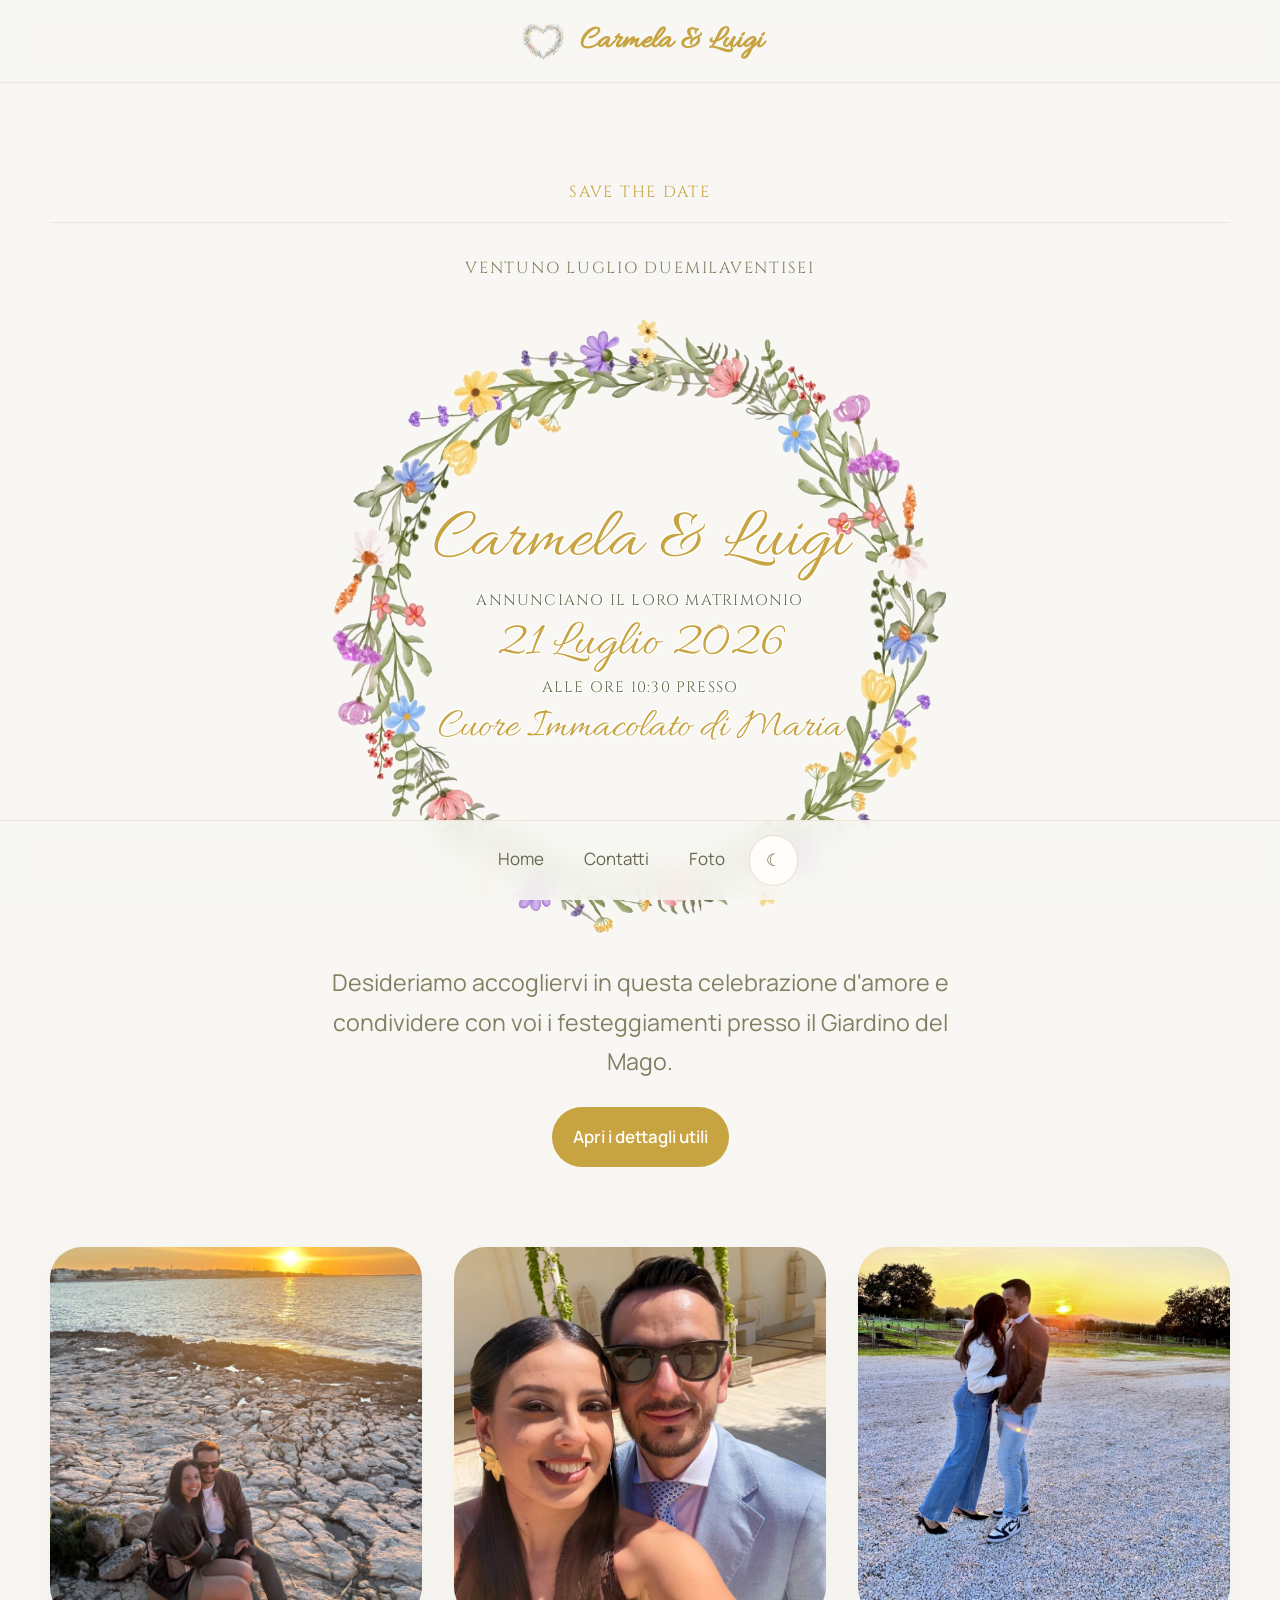
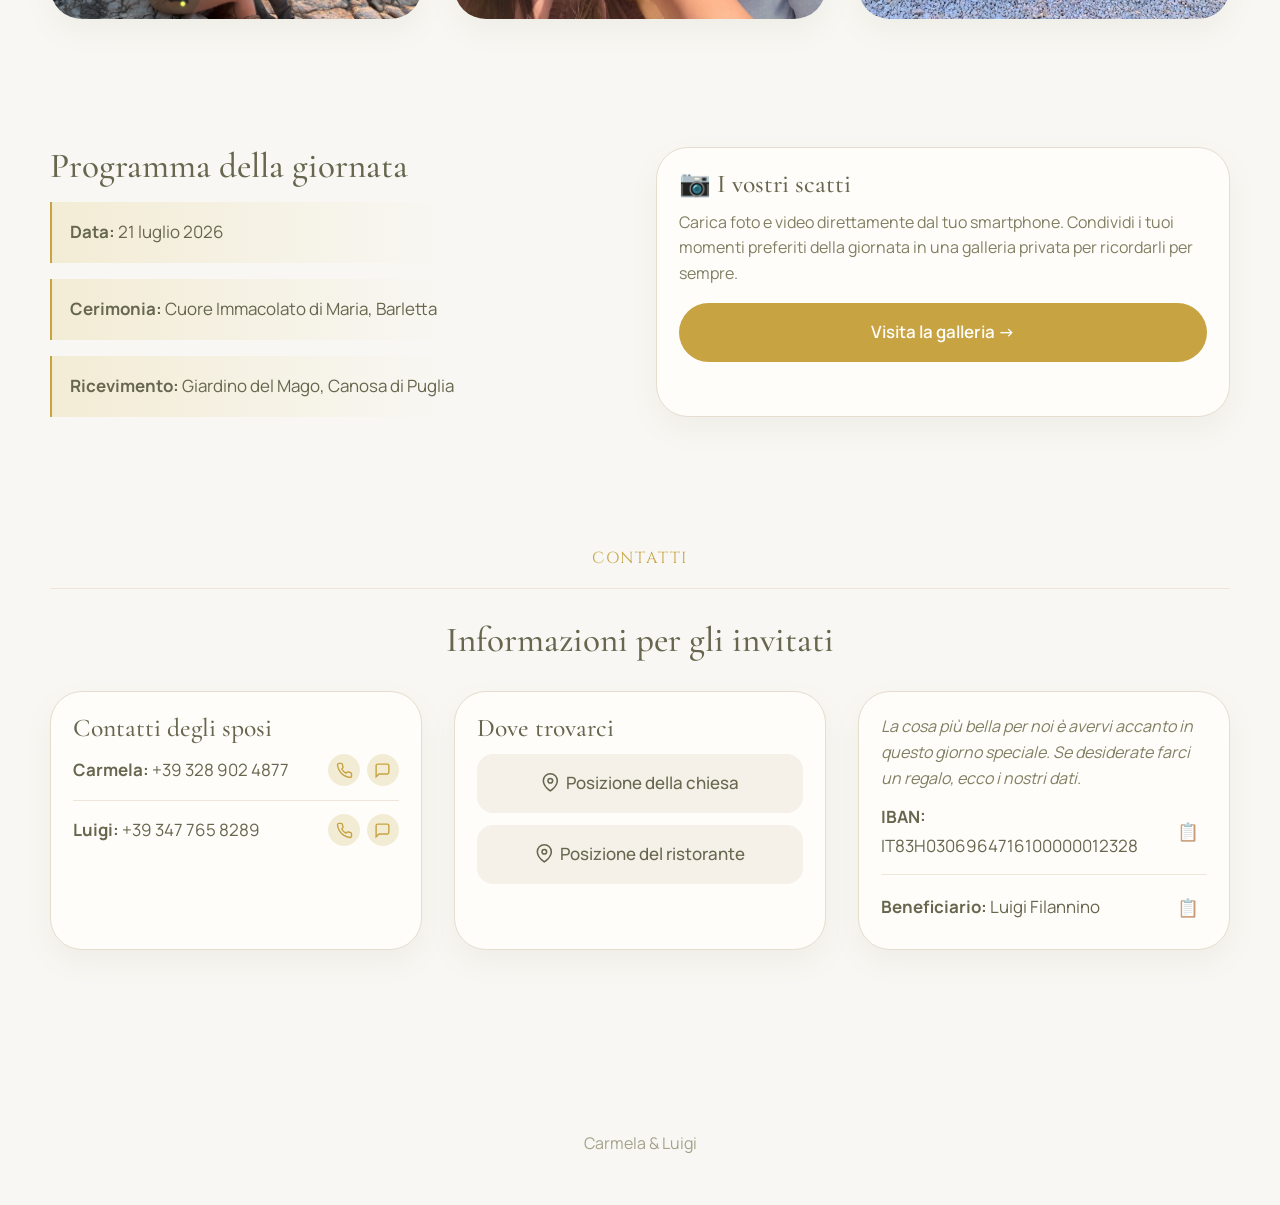
<file: index.html>
<!DOCTYPE html>
<html lang="it">
<head>
  <meta charset="UTF-8" />
  <script>document.documentElement.setAttribute('data-theme',localStorage.getItem('theme')||(window.matchMedia('(prefers-color-scheme:dark)').matches?'dark':'light'));</script>
  <meta name="viewport" content="width=device-width, initial-scale=1.0" />
  <title>Carmela &amp; Luigi — 21 luglio 2026</title>
  <meta name="description" content="Informazioni sul matrimonio di Carmela &amp; Luigi" />
  <meta property="og:type" content="website" />
  <meta property="og:url" content="https://carmelaeluigi.web.app/" />
  <meta property="og:title" content="Carmela &amp; Luigi — 21 luglio 2026" />
  <meta property="og:description" content="Informazioni sul matrimonio di Carmela &amp; Luigi" />
  <meta property="og:image" content="https://carmelaeluigi.web.app/foto1.jpeg" />
  <link rel="preconnect" href="https://fonts.googleapis.com">
  <link rel="preconnect" href="https://fonts.gstatic.com" crossorigin>
  <link href="https://fonts.googleapis.com/css2?family=Allura&family=Cormorant+Garamond:wght@400;500;600;700&family=Cinzel:wght@400;500;600&family=Manrope:wght@400;500;600;700&display=swap" rel="stylesheet">
  <link rel="stylesheet" href="css/style.css">
  <style>
    .smallcaps{font-family:var(--font-smallcaps);letter-spacing:.11em;text-transform:uppercase;color:var(--color-text-muted);font-size:var(--text-sm)}
    h1{font-family:var(--font-script);font-size:clamp(4rem,8vw,7rem);color:var(--color-primary);font-weight:400;margin:.5rem 0 1rem}
    .lead{font-size:var(--text-lg);max-width:48ch;margin:0 auto;color:var(--color-text-muted)}
    .hero-actions{display:flex;flex-wrap:wrap;gap:1rem;justify-content:center;margin-top:1.6rem}
    main section{display:block;scroll-margin-top:var(--header-h)}
    .hero{padding:clamp(3rem,8vw,6rem) 0 1rem}
    .hero-inner{max-width:1180px;margin:0 auto;text-align:center}
    .eyebrow{margin-bottom:2rem}
    .wreath-wrap{display:grid;place-items:center;width:clamp(280px,90vw,620px);margin:1.8rem auto 1.5rem}
    .wreath-wrap > *{grid-area:1/1}
    .wreath{width:100%;height:100%;object-fit:fill}
    .wreath-center{padding:16% 14%;display:flex;flex-direction:column;align-items:center;justify-content:center;text-align:center;width:100%;z-index:1}
    .wreath-center h1{font-family:var(--font-script);font-size:clamp(1.8rem,8vw,4.5rem);color:var(--color-primary);font-weight:400;margin:.2rem 0 .4rem;line-height:1.1;text-shadow:var(--text-outline)}
    .wreath-center .sub{font-family:var(--font-smallcaps);letter-spacing:.08em;text-transform:uppercase;color:var(--color-text);font-size:clamp(.65rem,2vw,.95rem);text-shadow:var(--text-outline)}
    .wreath-center .date-script{font-family:var(--font-script);font-size:clamp(1.3rem,6vw,3.2rem);color:var(--color-primary);line-height:1.05;margin:.3rem 0 .2rem;text-shadow:var(--text-outline)}
    .wreath-center .place-script{font-family:var(--font-script);font-size:clamp(1.1rem,5vw,2.6rem);color:var(--color-primary);line-height:1.1;margin-top:.3rem;text-shadow:var(--text-outline)}
    .section-block{padding:clamp(2rem,5vw,4rem) 0}
    .cards-grid,.details-grid,.contacts-grid{display:grid;gap:var(--space-8)}
    .cards-grid{grid-template-columns:repeat(3,minmax(0,1fr))}
    .details-grid{grid-template-columns:1fr 1fr}
    .contacts-grid{grid-template-columns:repeat(3,1fr)}
    .panel{background:var(--color-surface);border:1px solid var(--color-border);border-radius:var(--radius-xl);box-shadow:var(--shadow-sm);padding:1.4rem}
    .timeline{display:grid;gap:1rem;margin-top:1.1rem}
    .timeline .item{padding:1rem 1.1rem;background:linear-gradient(90deg,var(--color-primary-soft),transparent 70%);border-left:2px solid var(--color-primary);border-radius:0 var(--radius-lg) var(--radius-lg) 0}
    .list-clean{list-style:none;display:grid;gap:.85rem}
    .list-clean li{padding-bottom:.85rem;border-bottom:1px solid var(--color-divider)}
    .list-clean li:last-child{border-bottom:none;padding-bottom:0}
    .copy-btn{border:none;background:none;color:var(--color-primary);font-size:1.1rem;padding:.25rem .5rem;transition:transform .15s,opacity .15s;opacity:.7}
    .copy-btn:hover{opacity:1;transform:scale(1.15)}
    .copy-btn.copied{animation:copyPulse .6s ease-out}
    @keyframes copyPulse{0%{transform:scale(1.3);opacity:1}100%{transform:scale(1);opacity:.7}}
    @media(max-width:900px){.cards-grid,.details-grid,.contacts-grid{grid-template-columns:1fr}}
  </style>
</head>
<body>
  <header class="site-header">
    <div class="container header-inner">
      <div class="brand">
        <img class="wreath-heart" src="wreath-heart.png" alt="Cuore floreale matrimonio" />
        <div class="brand-text">
          <strong>Carmela &amp; Luigi</strong>
        </div>
      </div>
    </div>
  </header>

  <main id="contenuto">
    <section id="home" class="active" aria-labelledby="titolo-home">
      <div class="container hero">
        <div class="hero-inner">
          <span class="eyebrow">Save the date</span>
          <p class="smallcaps">Ventuno luglio duemilaventisei</p>
          <div class="wreath-wrap">
            <img class="wreath" src="wreath.png" alt="Corona floreale matrimonio" />
            <div class="wreath-center">
              <h1 id="titolo-home">Carmela &amp; Luigi</h1>
              <p class="sub">Annunciano il loro matrimonio</p>
              <p class="date-script">21 Luglio 2026</p>
              <p class="sub">Alle ore 10:30 presso</p>
              <p class="place-script">Cuore Immacolato di Maria</p>
            </div>
          </div>
          <p class="lead">Desideriamo accogliervi in questa celebrazione d'amore e condividere con voi i festeggiamenti presso il Giardino del Mago.</p>
          <div class="hero-actions">
            <a class="btn btn-primary" href="#contatti">Apri i dettagli utili</a>
          </div>
        </div>
      </div>

      <div class="section-block">
        <div class="container cards-grid">
          <img src="foto1.jpeg" alt="Foto matrimonio 1" style="width:100%;height:auto;border-radius:var(--radius-xl);box-shadow:var(--shadow-sm);" />
          <img src="foto2.jpeg" alt="Foto matrimonio 2" style="width:100%;height:auto;border-radius:var(--radius-xl);box-shadow:var(--shadow-sm);" />
          <img src="foto3.jpg" alt="Foto matrimonio 3" style="width:100%;height:auto;border-radius:var(--radius-xl);box-shadow:var(--shadow-sm);" />
        </div>
      </div>

      <div class="section-block">
        <div class="container details-grid">
          <div>
            <h2>Programma della giornata</h2>
            <div class="timeline">
              <div class="item"><strong>Data:</strong> 21 luglio 2026</div>
              <div class="item"><strong>Cerimonia:</strong> Cuore Immacolato di Maria, Barletta</div>
              <div class="item"><strong>Ricevimento:</strong> Giardino del Mago, Canosa di Puglia</div>
            </div>
          </div>
          <div class="panel">
            <h3>📷 I vostri scatti</h3>
            <p style="font-size:var(--text-sm);color:var(--color-text-muted);margin-bottom:1rem;line-height:1.6">Carica foto e video direttamente dal tuo smartphone. Condividi i tuoi momenti preferiti della giornata in una galleria privata per ricordarli per sempre.</p>
            <a href="foto.html" class="btn btn-primary" style="display:block;text-align:center">Visita la galleria →</a>
          </div>
        </div>
      </div>
    </section>

    <section id="contatti" aria-labelledby="titolo-contatti">
      <div class="container section-block">
        <span class="eyebrow">Contatti</span>
        <h2 id="titolo-contatti" style="text-align:center;margin-bottom:2rem">Informazioni per gli invitati</h2>
        <div class="contacts-grid">
          <div class="panel">
            <h3>Contatti degli sposi</h3>
            <ul class="list-clean">
              <li style="display:flex;justify-content:space-between;align-items:center"><span><strong>Carmela:</strong> +39 328 902 4877</span><div style="display:flex;gap:.4rem"><a href="tel:+393289024877" title="Chiama Carmela" style="display:inline-flex;align-items:center;justify-content:center;width:32px;height:32px;border-radius:var(--radius-full);background:var(--color-primary-soft);color:var(--color-primary);transition:background .2s" onmouseover="this.style.background='var(--color-primary)';this.style.color='var(--color-text-inverse)'" onmouseout="this.style.background='var(--color-primary-soft)';this.style.color='var(--color-primary)'"><svg viewBox="0 0 24 24" fill="none" stroke="currentColor" stroke-width="2" style="width:1em;height:1em"><path d="M22 16.92v3a2 2 0 0 1-2.18 2 19.79 19.79 0 0 1-8.63-3.07 19.5 19.5 0 0 1-6-6 19.79 19.79 0 0 1-3.07-8.67A2 2 0 0 1 4.11 2h3a2 2 0 0 1 2 1.72 12.84 12.84 0 0 0 .7 2.81 2 2 0 0 1-.45 2.11L8.09 9.91a16 16 0 0 0 6 6l1.27-1.27a2 2 0 0 1 2.11-.45 12.84 12.84 0 0 0 2.81.7A2 2 0 0 1 22 16.92z"/></svg></a><a href="https://wa.me/393289024877" target="_blank" rel="noopener noreferrer" title="WhatsApp Carmela" style="display:inline-flex;align-items:center;justify-content:center;width:32px;height:32px;border-radius:var(--radius-full);background:var(--color-primary-soft);color:var(--color-primary);transition:background .2s" onmouseover="this.style.background='var(--color-primary)';this.style.color='var(--color-text-inverse)'" onmouseout="this.style.background='var(--color-primary-soft)';this.style.color='var(--color-primary)'"><svg viewBox="0 0 24 24" fill="none" stroke="currentColor" stroke-width="2" style="width:1em;height:1em"><path d="M21 15a2 2 0 0 1-2 2H7l-4 4V5a2 2 0 0 1 2-2h14a2 2 0 0 1 2 2z"/></svg></a></div></li>
              <li style="display:flex;justify-content:space-between;align-items:center"><span><strong>Luigi:</strong> +39 347 765 8289</span><div style="display:flex;gap:.4rem"><a href="tel:+393477658289" title="Chiama Luigi" style="display:inline-flex;align-items:center;justify-content:center;width:32px;height:32px;border-radius:var(--radius-full);background:var(--color-primary-soft);color:var(--color-primary);transition:background .2s" onmouseover="this.style.background='var(--color-primary)';this.style.color='var(--color-text-inverse)'" onmouseout="this.style.background='var(--color-primary-soft)';this.style.color='var(--color-primary)'"><svg viewBox="0 0 24 24" fill="none" stroke="currentColor" stroke-width="2" style="width:1em;height:1em"><path d="M22 16.92v3a2 2 0 0 1-2.18 2 19.79 19.79 0 0 1-8.63-3.07 19.5 19.5 0 0 1-6-6 19.79 19.79 0 0 1-3.07-8.67A2 2 0 0 1 4.11 2h3a2 2 0 0 1 2 1.72 12.84 12.84 0 0 0 .7 2.81 2 2 0 0 1-.45 2.11L8.09 9.91a16 16 0 0 0 6 6l1.27-1.27a2 2 0 0 1 2.11-.45 12.84 12.84 0 0 0 2.81.7A2 2 0 0 1 22 16.92z"/></svg></a><a href="https://wa.me/393477658289" target="_blank" rel="noopener noreferrer" title="WhatsApp Luigi" style="display:inline-flex;align-items:center;justify-content:center;width:32px;height:32px;border-radius:var(--radius-full);background:var(--color-primary-soft);color:var(--color-primary);transition:background .2s" onmouseover="this.style.background='var(--color-primary)';this.style.color='var(--color-text-inverse)'" onmouseout="this.style.background='var(--color-primary-soft)';this.style.color='var(--color-primary)'"><svg viewBox="0 0 24 24" fill="none" stroke="currentColor" stroke-width="2" style="width:1em;height:1em"><path d="M21 15a2 2 0 0 1-2 2H7l-4 4V5a2 2 0 0 1 2-2h14a2 2 0 0 1 2 2z"/></svg></a></div></li>
            </ul>
          </div>
          <div class="panel">
            <h3>Dove trovarci</h3>
            <a target="_blank" rel="noopener noreferrer" href="https://www.google.com/maps/search/?api=1&query=Cuore+Immacolato+di+Maria+Barletta" style="display:block;padding:.95rem 1rem;background:var(--color-surface-2);border-radius:var(--radius-md);margin-top:.75rem;transition:background .2s;text-align:center;font-weight:500"><svg style="display:inline;width:1.1em;height:1.1em;margin-right:.4em;vertical-align:-.15em" viewBox="0 0 24 24" fill="none" stroke="currentColor" stroke-width="2" stroke-linecap="round" stroke-linejoin="round"><path d="M21 10c0 7-9 13-9 13s-9-6-9-13a9 9 0 0 1 18 0z"/><circle cx="12" cy="10" r="3"/></svg>Posizione della chiesa</a>
            <a target="_blank" rel="noopener noreferrer" href="https://www.google.com/maps/search/?api=1&query=Giardino+del+Mago+Canosa+di+Puglia" style="display:block;padding:.95rem 1rem;background:var(--color-surface-2);border-radius:var(--radius-md);margin-top:.75rem;transition:background .2s;text-align:center;font-weight:500"><svg style="display:inline;width:1.1em;height:1.1em;margin-right:.4em;vertical-align:-.15em" viewBox="0 0 24 24" fill="none" stroke="currentColor" stroke-width="2" stroke-linecap="round" stroke-linejoin="round"><path d="M21 10c0 7-9 13-9 13s-9-6-9-13a9 9 0 0 1 18 0z"/><circle cx="12" cy="10" r="3"/></svg>Posizione del ristorante</a>
          </div>
          <div class="panel">
            <p style="font-size:var(--text-sm);color:var(--color-text-muted);margin-bottom:.75rem;line-height:1.6"><em>La cosa più bella per noi è avervi accanto in questo giorno speciale. Se desiderate farci un regalo, ecco i nostri dati.</em></p>
            <ul class="list-clean">
              <li style="display:flex;justify-content:space-between;align-items:center"><span><strong>IBAN:</strong> IT83H0306964716100000012328</span><button class="copy-btn" onclick="copyToClipboard('IT83H0306964716100000012328','IBAN',this)" title="Copia IBAN" aria-label="Copia IBAN">📋</button></li>
              <li style="display:flex;justify-content:space-between;align-items:center"><span><strong>Beneficiario:</strong> Luigi Filannino</span><button class="copy-btn" onclick="copyToClipboard('Luigi Filannino','Beneficiario',this)" title="Copia nome" aria-label="Copia beneficiario">📋</button></li>
            </ul>
          </div>
        </div>
      </div>
    </section>
  </main>

  <nav class="site-nav" aria-label="Navigazione principale">
    <ul>
      <li><a href="#home">Home</a></li>
      <li><a href="#contatti">Contatti</a></li>
      <li><a href="foto.html">Foto</a></li>
      <li><button class="theme-toggle" data-theme-toggle aria-label="Cambia tema">☾</button></li>
    </ul>
  </nav>

  <footer class="site-footer">
    <div class="container"><p>Carmela &amp; Luigi</p></div>
  </footer>

  <div id="toast" class="toast"></div>

  <script src="js/theme.js"></script>
  <script>
    function showToast(message) {
      const toast = document.getElementById('toast');
      toast.textContent = message;
      toast.classList.add('show');
      setTimeout(() => toast.classList.remove('show'), 2000);
    }

    function copyToClipboard(text, label, btn) {
      navigator.clipboard.writeText(text).then(() => {
        btn.classList.add('copied');
        showToast(label + ' copiato');
        setTimeout(() => btn.classList.remove('copied'), 600);
      }).catch(() => alert('Errore nella copia'));
    }
  </script>
</body>
</html>
</file>
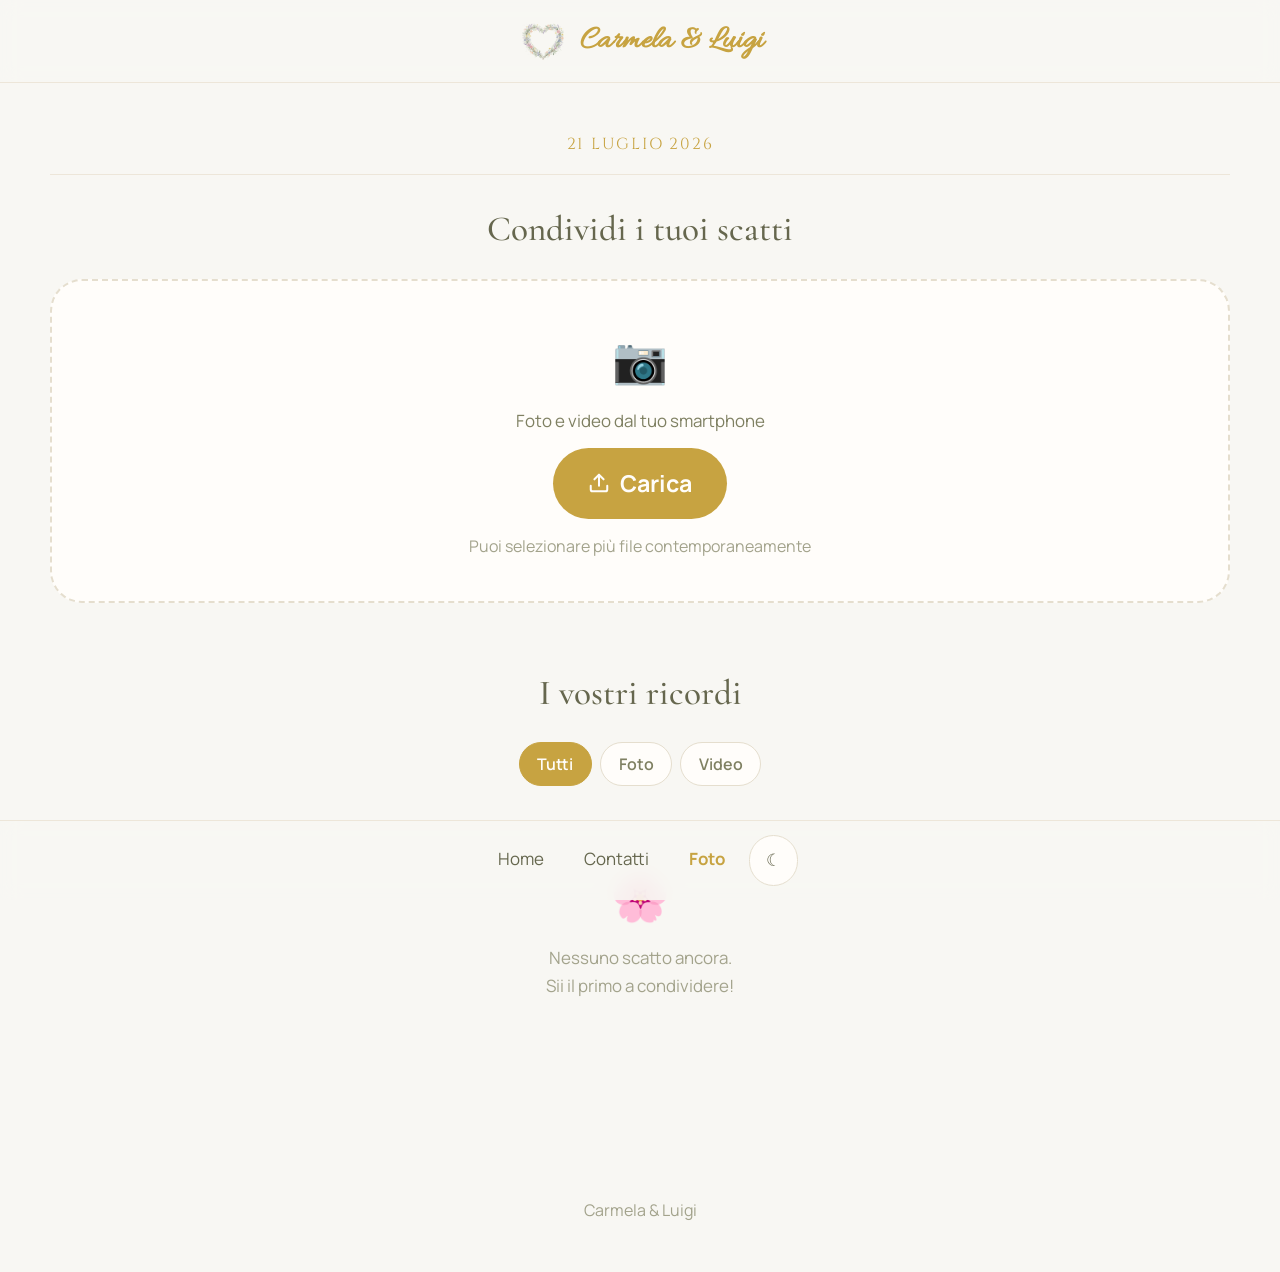
<file: foto-cloudinary.html>
<!DOCTYPE html>
<html lang="it" data-theme="light">
<head>
  <meta charset="UTF-8" />
  <meta name="viewport" content="width=device-width, initial-scale=1.0" />
  <title>Foto &amp; Video — Carmela &amp; Luigi</title>
  <meta name="description" content="Condividi i tuoi scatti del matrimonio di Carmela e Luigi." />
  <link rel="preconnect" href="https://fonts.googleapis.com">
  <link rel="preconnect" href="https://fonts.gstatic.com" crossorigin>
  <link href="https://fonts.googleapis.com/css2?family=Allura&family=Cormorant+Garamond:wght@400;500;600;700&family=Cinzel:wght@400;500;600&family=Manrope:wght@400;500;600;700&display=swap" rel="stylesheet">
  <style>
    :root,[data-theme="light"]{
      --text-xs:clamp(.75rem,.7rem + .25vw,.875rem);
      --text-sm:clamp(.875rem,.8rem + .35vw,1rem);
      --text-base:clamp(1rem,.95rem + .25vw,1.06rem);
      --text-lg:clamp(1.125rem,1rem + .75vw,1.45rem);
      --text-xl:clamp(1.55rem,1.2rem + 1.25vw,2.3rem);
      --color-bg:#f8f7f3;--color-surface:#fffdfa;--color-surface-2:#f5f1e9;--color-border:#e5dece;--color-divider:#ede6d9;
      --color-text:#66674e;--color-text-muted:#7f8062;--color-text-faint:#a3a38c;--color-text-inverse:#fffdfa;
      --color-primary:#c7a341;--color-primary-hover:#ae8c32;--color-primary-soft:#f3ecd5;
      --shadow-sm:0 12px 28px rgba(143,132,92,.08);
      --radius-sm:.5rem;--radius-md:1rem;--radius-lg:1.5rem;--radius-xl:2rem;--radius-full:9999px;
      --font-script:'Allura',cursive;--font-display:'Cormorant Garamond',serif;--font-smallcaps:'Cinzel',serif;--font-body:'Manrope',sans-serif;
      --content:1180px;--header-h:82px;
    }
    [data-theme="dark"]{
      --color-bg:#1f211b;--color-surface:#282b23;--color-surface-2:#30342b;--color-border:#424639;--color-divider:#3b3f35;
      --color-text:#ece8d9;--color-text-muted:#d4cfbc;--color-text-faint:#a7a28f;--color-text-inverse:#1f211b;
      --color-primary:#e0c36d;--color-primary-hover:#f0d58b;--color-primary-soft:#393729;
      --shadow-sm:0 12px 28px rgba(0,0,0,.24);
    }
    *,*::before,*::after{box-sizing:border-box;margin:0;padding:0}
    html{scroll-behavior:smooth}
    body{font-family:var(--font-body);font-size:var(--text-base);line-height:1.7;background:var(--color-bg);color:var(--color-text)}
    img,video{display:block;max-width:100%;height:auto}
    a{color:inherit;text-decoration:none}
    button{font:inherit;cursor:pointer}
    :focus-visible{outline:2px solid var(--color-primary);outline-offset:3px}
    .container{width:min(calc(100% - 2rem),var(--content));margin-inline:auto}

    /* ── Header ── */
    .site-header{position:sticky;top:0;z-index:100;background:color-mix(in srgb,var(--color-bg) 88%,transparent);backdrop-filter:blur(10px);border-bottom:1px solid var(--color-divider)}
    .header-inner{display:flex;justify-content:center;align-items:center;padding:1rem 0}
    .brand{display:flex;align-items:center;gap:.75rem}
    .wreath-heart{height:50px;width:auto;object-fit:contain;flex-shrink:0}
    .brand-text strong{display:block;font-family:var(--font-script);font-size:2rem;line-height:1;color:var(--color-primary)}

    /* ── Eyebrow / headings ── */
    .eyebrow{display:block;font-family:var(--font-smallcaps);letter-spacing:.11em;text-transform:uppercase;color:var(--color-primary);font-size:var(--text-sm);margin-bottom:1.5rem;text-align:center;padding-bottom:1rem;border-bottom:1px solid var(--color-divider)}
    h2{font-family:var(--font-display);font-size:var(--text-xl);margin-bottom:1.25rem;color:var(--color-text);font-weight:500;text-align:center}

    /* ── Upload card ── */
    .upload-section{padding:clamp(2rem,5vw,3rem) 0 1.5rem}
    .upload-card{background:var(--color-surface);border:2px dashed var(--color-border);border-radius:var(--radius-xl);padding:2.5rem 1.5rem;text-align:center;transition:border-color .2s,background .2s}
    .upload-card.dragover{border-color:var(--color-primary);background:var(--color-primary-soft)}
    .upload-icon{font-size:2.8rem;margin-bottom:.6rem}
    .upload-hint{font-size:var(--text-sm);color:var(--color-text-faint);margin-top:.9rem}
    .upload-label{
      display:inline-flex;align-items:center;gap:.6rem;
      min-height:56px;padding:1rem 2.2rem;margin-top:.75rem;
      border-radius:var(--radius-full);
      background:var(--color-primary);color:var(--color-text-inverse);
      font-weight:700;font-size:var(--text-lg);
      cursor:pointer;transition:background .2s;
      -webkit-tap-highlight-color:transparent;
    }
    .upload-label:hover{background:var(--color-primary-hover)}
    .upload-label svg{width:22px;height:22px;flex-shrink:0}
    #file-input{position:absolute;width:1px;height:1px;opacity:0;pointer-events:none}

    /* ── Progress ── */
    #progress-area{margin-top:1.25rem;display:grid;gap:.85rem;text-align:left}
    .progress-item{background:var(--color-surface);border:1px solid var(--color-border);border-radius:var(--radius-md);padding:.85rem 1rem;display:grid;gap:.35rem}
    .progress-name{font-size:var(--text-sm);font-weight:600;white-space:nowrap;overflow:hidden;text-overflow:ellipsis}
    .progress-bar-wrap{height:6px;border-radius:var(--radius-full);background:var(--color-surface-2);overflow:hidden}
    .progress-bar{height:100%;border-radius:var(--radius-full);background:var(--color-primary);transition:width .15s;width:0%}
    .progress-status{font-size:var(--text-xs);color:var(--color-text-muted)}
    .progress-status.done{color:#5a8a5a}
    .progress-status.error{color:#c0392b}

    /* ── Gallery ── */
    .gallery-section{padding:1rem 0 2rem}
    .gallery-filters{display:flex;gap:.5rem;margin-bottom:1.25rem;flex-wrap:wrap;justify-content:center}
    .filter-btn{min-height:38px;padding:.45rem 1.1rem;border-radius:var(--radius-full);border:1px solid var(--color-border);background:var(--color-surface);color:var(--color-text-muted);font-size:var(--text-sm);font-weight:600;transition:all .2s}
    .filter-btn.active,.filter-btn:hover{background:var(--color-primary);border-color:var(--color-primary);color:var(--color-text-inverse)}
    .gallery-grid{display:grid;grid-template-columns:repeat(auto-fill,minmax(140px,1fr));gap:.6rem}
    @media(min-width:600px){.gallery-grid{grid-template-columns:repeat(auto-fill,minmax(180px,1fr));gap:.85rem}}
    .gallery-item{aspect-ratio:1;border-radius:var(--radius-lg);overflow:hidden;cursor:pointer;position:relative;background:var(--color-surface-2);box-shadow:var(--shadow-sm)}
    .gallery-item img{width:100%;height:100%;object-fit:cover;transition:transform .3s}
    .gallery-item:hover img{transform:scale(1.05)}
    .video-badge{position:absolute;inset:0;display:flex;align-items:center;justify-content:center;background:rgba(0,0,0,.22)}
    .video-badge svg{width:42px;height:42px;filter:drop-shadow(0 2px 6px rgba(0,0,0,.5))}
    .gallery-empty{text-align:center;padding:3rem 1rem;color:var(--color-text-faint);grid-column:1/-1}
    .gallery-empty-icon{font-size:3rem;margin-bottom:.5rem}
    .gallery-loading{text-align:center;padding:2rem;color:var(--color-text-faint);grid-column:1/-1;font-size:var(--text-sm)}

    /* ── Lightbox ── */
    .lightbox{position:fixed;inset:0;z-index:200;background:rgba(0,0,0,.93);display:flex;align-items:center;justify-content:center;opacity:0;pointer-events:none;transition:opacity .22s}
    .lightbox.open{opacity:1;pointer-events:all}
    .lightbox-inner{position:relative;max-width:min(95vw,1000px);max-height:90vh;display:flex;align-items:center;justify-content:center}
    .lightbox-inner img{max-width:100%;max-height:90vh;border-radius:var(--radius-md);object-fit:contain}
    .lightbox-inner video{max-width:100%;max-height:90vh;border-radius:var(--radius-md)}
    .lb-btn{position:fixed;width:44px;height:44px;border-radius:var(--radius-full);background:rgba(255,255,255,.14);border:none;color:#fff;font-size:1.5rem;display:flex;align-items:center;justify-content:center;backdrop-filter:blur(8px);transition:background .2s}
    .lb-btn:hover{background:rgba(255,255,255,.26)}
    #lb-close{top:1rem;right:1rem;font-size:1.2rem}
    #lb-prev{top:50%;left:.75rem;transform:translateY(-50%)}
    #lb-next{top:50%;right:.75rem;transform:translateY(-50%)}
    #lb-counter{position:fixed;bottom:1rem;left:50%;transform:translateX(-50%);color:rgba(255,255,255,.7);font-size:var(--text-sm);background:rgba(0,0,0,.4);padding:.35rem .9rem;border-radius:var(--radius-full);backdrop-filter:blur(8px)}

    /* ── Bottom nav ── */
    .site-nav{position:fixed;bottom:0;left:0;right:0;background:color-mix(in srgb,var(--color-bg) 88%,transparent);backdrop-filter:blur(10px);border-top:1px solid var(--color-divider);padding:.85rem 0;z-index:100}
    .site-nav ul{display:flex;gap:.5rem;list-style:none;justify-content:center;flex-wrap:wrap}
    .site-nav a,.site-nav button{min-height:44px;display:inline-flex;align-items:center;justify-content:center;padding:.65rem 1rem;border-radius:var(--radius-full);background:none;border:none;color:var(--color-text)}
    .site-nav a:hover,.site-nav button:hover{background:var(--color-surface-2)}
    .site-nav a.active{color:var(--color-primary);font-weight:700}
    .theme-toggle{border:1px solid var(--color-border)!important;background:var(--color-surface)!important}
    main{padding-bottom:calc(44px + 3rem)}
    .site-footer{padding:1.5rem 0 3rem;color:var(--color-text-faint);text-align:center;font-size:var(--text-sm)}
  </style>
</head>
<body>
  <header class="site-header">
    <div class="container header-inner">
      <a class="brand" href="index.html">
        <img class="wreath-heart" src="wreath-heart.png" alt="Logo matrimonio" />
        <div class="brand-text"><strong>Carmela &amp; Luigi</strong></div>
      </a>
    </div>
  </header>

  <main>
    <!-- Upload -->
    <section class="upload-section">
      <div class="container">
        <span class="eyebrow">21 luglio 2026</span>
        <h2>Condividi i tuoi scatti</h2>
        <div class="upload-card" id="drop-zone">
          <div class="upload-icon">📷</div>
          <p style="color:var(--color-text-muted)">Foto e video dal tuo smartphone</p>
          <label class="upload-label" for="file-input">
            <svg viewBox="0 0 24 24" fill="none" stroke="currentColor" stroke-width="2.2" stroke-linecap="round" stroke-linejoin="round">
              <path d="M21 15v4a2 2 0 0 1-2 2H5a2 2 0 0 1-2-2v-4"/>
              <polyline points="17 8 12 3 7 8"/>
              <line x1="12" y1="3" x2="12" y2="15"/>
            </svg>
            Carica
          </label>
          <input id="file-input" type="file" accept="image/*,video/*" multiple>
          <p class="upload-hint">Puoi selezionare più file contemporaneamente</p>
        </div>
        <div id="progress-area"></div>
      </div>
    </section>

    <!-- Gallery -->
    <section class="gallery-section">
      <div class="container">
        <h2>I vostri ricordi</h2>
        <div class="gallery-filters">
          <button class="filter-btn active" data-filter="all">Tutti</button>
          <button class="filter-btn" data-filter="image">Foto</button>
          <button class="filter-btn" data-filter="video">Video</button>
        </div>
        <div class="gallery-grid" id="gallery-grid">
          <div class="gallery-loading">Caricamento galleria…</div>
        </div>
      </div>
    </section>
  </main>

  <!-- Lightbox -->
  <div class="lightbox" id="lightbox" role="dialog" aria-modal="true" aria-label="Visualizzatore media">
    <button class="lb-btn" id="lb-close" aria-label="Chiudi">✕</button>
    <button class="lb-btn" id="lb-prev" aria-label="Precedente">‹</button>
    <div class="lightbox-inner" id="lb-inner"></div>
    <button class="lb-btn" id="lb-next" aria-label="Successivo">›</button>
    <div id="lb-counter"></div>
  </div>

  <nav class="site-nav" aria-label="Navigazione principale">
    <ul>
      <li><a href="index.html">Home</a></li>
      <li><a href="index.html#contatti">Contatti</a></li>
      <li><a href="foto.html" class="active">Foto</a></li>
      <li><button class="theme-toggle" data-theme-toggle aria-label="Cambia tema">☾</button></li>
    </ul>
  </nav>

  <footer class="site-footer">
    <div class="container"><p>Carmela &amp; Luigi</p></div>
  </footer>

  <script>
    // ── Config ───────────────────────────────────────────────────────────
    const CLOUD  = 'dhwrjz6ug';
    const PRESET = 'matrimonio_upload';
    const TAG    = 'matrimonio';
    const UPLOAD_URL = `https://api.cloudinary.com/v1_1/${CLOUD}/auto/upload`;

    const imgThumb = (id) => `https://res.cloudinary.com/${CLOUD}/image/upload/q_auto,f_auto,w_400,c_fill,ar_1/${id}`;
    const imgFull  = (id) => `https://res.cloudinary.com/${CLOUD}/image/upload/q_auto,f_auto/${id}`;
    const vidThumb = (id) => `https://res.cloudinary.com/${CLOUD}/video/upload/q_auto,w_400,c_fill,ar_1,so_0/${id}.jpg`;
    const vidFull  = (id) => `https://res.cloudinary.com/${CLOUD}/video/upload/q_auto/${id}`;

    // ── State ─────────────────────────────────────────────────────────────
    let items         = [];
    let filtered      = [];
    let currentFilter = 'all';
    let lbIdx         = -1;

    // ── Theme ─────────────────────────────────────────────────────────────
    const themeToggle = document.querySelector('[data-theme-toggle]');
    let theme = localStorage.getItem('theme') || (window.matchMedia('(prefers-color-scheme:dark)').matches ? 'dark' : 'light');
    document.documentElement.setAttribute('data-theme', theme);
    const updateIcon = () => themeToggle.textContent = theme === 'dark' ? '☀' : '☾';
    updateIcon();
    themeToggle.addEventListener('click', () => {
      theme = theme === 'dark' ? 'light' : 'dark';
      document.documentElement.setAttribute('data-theme', theme);
      localStorage.setItem('theme', theme);
      updateIcon();
    });

    // ── Load gallery ──────────────────────────────────────────────────────
    async function loadGallery() {
      try {
        const [imgRes, vidRes] = await Promise.allSettled([
          fetch(`https://res.cloudinary.com/${CLOUD}/image/list/${TAG}.json`),
          fetch(`https://res.cloudinary.com/${CLOUD}/video/list/${TAG}.json`),
        ]);

        const merge = [];
        if (imgRes.status === 'fulfilled' && imgRes.value.ok) {
          const d = await imgRes.value.json();
          (d.resources || []).forEach(r => merge.push({ type:'image', publicId:r.public_id, createdAt:r.created_at }));
        }
        if (vidRes.status === 'fulfilled' && vidRes.value.ok) {
          const d = await vidRes.value.json();
          (d.resources || []).forEach(r => merge.push({ type:'video', publicId:r.public_id, createdAt:r.created_at }));
        }
        items = merge.sort((a, b) => new Date(b.createdAt) - new Date(a.createdAt));
      } catch(e) {
        console.error('Gallery load error', e);
      }
      renderGallery();
    }

    // ── Render gallery ────────────────────────────────────────────────────
    function renderGallery() {
      const grid = document.getElementById('gallery-grid');
      filtered = currentFilter === 'all' ? [...items] : items.filter(i => i.type === currentFilter);

      if (!filtered.length) {
        grid.innerHTML = `<div class="gallery-empty"><div class="gallery-empty-icon">🌸</div><p>Nessuno scatto ancora.<br>Sii il primo a condividere!</p></div>`;
        return;
      }

      grid.innerHTML = filtered.map((item, idx) => {
        const thumb = item.type === 'image' ? imgThumb(item.publicId) : vidThumb(item.publicId);
        const badge = item.type === 'video'
          ? `<div class="video-badge"><svg viewBox="0 0 24 24" fill="white"><polygon points="5 3 19 12 5 21 5 3"/></svg></div>`
          : '';
        return `<div class="gallery-item" data-idx="${idx}" role="button" tabindex="0" aria-label="${item.type === 'video' ? 'Video' : 'Foto'}">
          <img src="${thumb}" alt="${item.type === 'video' ? 'Video' : 'Foto'} matrimonio" loading="lazy">${badge}</div>`;
      }).join('');

      grid.querySelectorAll('.gallery-item').forEach(el => {
        el.addEventListener('click', () => openLb(+el.dataset.idx));
        el.addEventListener('keydown', e => { if (e.key === 'Enter' || e.key === ' ') openLb(+el.dataset.idx); });
      });
    }

    // ── Filter buttons ────────────────────────────────────────────────────
    document.querySelectorAll('.filter-btn').forEach(btn => {
      btn.addEventListener('click', () => {
        document.querySelectorAll('.filter-btn').forEach(b => b.classList.remove('active'));
        btn.classList.add('active');
        currentFilter = btn.dataset.filter;
        renderGallery();
      });
    });

    // ── Upload ────────────────────────────────────────────────────────────
    const fileInput   = document.getElementById('file-input');
    const progressArea = document.getElementById('progress-area');
    const dropZone    = document.getElementById('drop-zone');

    fileInput.addEventListener('change', () => processFiles(fileInput.files));
    dropZone.addEventListener('dragover',  e => { e.preventDefault(); dropZone.classList.add('dragover'); });
    dropZone.addEventListener('dragleave', ()  => dropZone.classList.remove('dragover'));
    dropZone.addEventListener('drop', e => {
      e.preventDefault();
      dropZone.classList.remove('dragover');
      processFiles(e.dataTransfer.files);
    });

    async function processFiles(files) {
      for (const file of files) await uploadFile(file);
    }

    function slug(name) { return name.replace(/\W/g, '_').slice(0, 30); }

    async function uploadFile(file) {
      const id = slug(file.name) + '_' + Date.now();
      const shortName = file.name.length > 32 ? file.name.slice(0, 30) + '…' : file.name;

      const el = document.createElement('div');
      el.className = 'progress-item';
      el.innerHTML = `
        <div class="progress-name">${shortName}</div>
        <div class="progress-bar-wrap"><div class="progress-bar" id="bar-${id}"></div></div>
        <div class="progress-status" id="st-${id}">In caricamento…</div>`;
      progressArea.prepend(el);

      const bar = document.getElementById(`bar-${id}`);
      const st  = document.getElementById(`st-${id}`);

      const fd = new FormData();
      fd.append('file', file);
      fd.append('upload_preset', PRESET);
      fd.append('tags', TAG);

      return new Promise(resolve => {
        const xhr = new XMLHttpRequest();
        xhr.upload.addEventListener('progress', e => {
          if (!e.lengthComputable) return;
          const pct = Math.round(e.loaded / e.total * 100);
          bar.style.width = pct + '%';
          st.textContent  = pct + '%';
        });
        xhr.addEventListener('load', () => {
          if (xhr.status === 200) {
            const data = JSON.parse(xhr.responseText);
            bar.style.width = '100%';
            st.textContent  = '✓ Caricato!';
            st.className    = 'progress-status done';
            items.unshift({ type: data.resource_type === 'video' ? 'video' : 'image', publicId: data.public_id, createdAt: data.created_at });
            renderGallery();
          } else {
            st.textContent = '✗ Errore nel caricamento';
            st.className   = 'progress-status error';
          }
          resolve();
        });
        xhr.addEventListener('error', () => {
          st.textContent = '✗ Errore di rete';
          st.className   = 'progress-status error';
          resolve();
        });
        xhr.open('POST', UPLOAD_URL);
        xhr.send(fd);
      });
    }

    // ── Lightbox ──────────────────────────────────────────────────────────
    const lightbox = document.getElementById('lightbox');
    const lbInner  = document.getElementById('lb-inner');
    const lbCtr    = document.getElementById('lb-counter');

    function openLb(idx) {
      lbIdx = idx;
      renderLb();
      lightbox.classList.add('open');
      document.body.style.overflow = 'hidden';
    }
    function closeLb() {
      lightbox.classList.remove('open');
      document.body.style.overflow = '';
      lbInner.innerHTML = '';
    }
    function renderLb() {
      const item = filtered[lbIdx];
      lbInner.innerHTML = '';
      if (item.type === 'image') {
        const img = document.createElement('img');
        img.src = imgFull(item.publicId);
        img.alt = 'Foto matrimonio';
        lbInner.appendChild(img);
      } else {
        const vid = document.createElement('video');
        vid.src = vidFull(item.publicId);
        vid.controls = true; vid.autoplay = true; vid.playsInline = true;
        lbInner.appendChild(vid);
      }
      lbCtr.textContent = `${lbIdx + 1} / ${filtered.length}`;
      document.getElementById('lb-prev').style.visibility = lbIdx === 0 ? 'hidden' : '';
      document.getElementById('lb-next').style.visibility = lbIdx === filtered.length - 1 ? 'hidden' : '';
    }

    document.getElementById('lb-close').addEventListener('click', closeLb);
    lightbox.addEventListener('click', e => { if (e.target === lightbox) closeLb(); });
    document.getElementById('lb-prev').addEventListener('click', () => { if (lbIdx > 0) { lbIdx--; renderLb(); } });
    document.getElementById('lb-next').addEventListener('click', () => { if (lbIdx < filtered.length - 1) { lbIdx++; renderLb(); } });

    document.addEventListener('keydown', e => {
      if (!lightbox.classList.contains('open')) return;
      if (e.key === 'Escape')     closeLb();
      if (e.key === 'ArrowLeft'  && lbIdx > 0)                    { lbIdx--; renderLb(); }
      if (e.key === 'ArrowRight' && lbIdx < filtered.length - 1)  { lbIdx++; renderLb(); }
    });

    let txStart = 0;
    lightbox.addEventListener('touchstart', e => { txStart = e.changedTouches[0].clientX; }, { passive:true });
    lightbox.addEventListener('touchend',   e => {
      const dx = e.changedTouches[0].clientX - txStart;
      if (Math.abs(dx) < 50) return;
      if (dx < 0 && lbIdx < filtered.length - 1) { lbIdx++; renderLb(); }
      if (dx > 0 && lbIdx > 0)                    { lbIdx--; renderLb(); }
    }, { passive:true });

    // ── Init ──────────────────────────────────────────────────────────────
    loadGallery();
  </script>
</body>
</html>
</file>
<file: css/style.css>
/* ── Variabili e tema ──────────────────────────────────────────────────── */
:root,[data-theme="light"]{
  --text-xs:clamp(.75rem,.7rem + .25vw,.875rem);
  --text-sm:clamp(.875rem,.8rem + .35vw,1rem);
  --text-base:clamp(1rem,.95rem + .25vw,1.06rem);
  --text-lg:clamp(1.125rem,1rem + .75vw,1.45rem);
  --text-xl:clamp(1.55rem,1.2rem + 1.25vw,2.3rem);
  --text-2xl:clamp(2.2rem,1.2rem + 2.8vw,4rem);
  --space-1:.25rem;--space-2:.5rem;--space-3:.75rem;--space-4:1rem;--space-5:1.25rem;--space-6:1.5rem;--space-8:2rem;--space-10:2.5rem;--space-12:3rem;--space-16:4rem;--space-20:5rem;
  --color-bg:#f8f7f3;--color-surface:#fffdfa;--color-surface-2:#f5f1e9;--color-border:#e5dece;--color-divider:#ede6d9;
  --color-text:#66674e;--color-text-muted:#7f8062;--color-text-faint:#a3a38c;--color-text-inverse:#fffdfa;
  --color-primary:#c7a341;--color-primary-hover:#ae8c32;--color-primary-soft:#f3ecd5;--color-accent:#87916a;
  --shadow-sm:0 12px 28px rgba(143,132,92,.08);--shadow-lg:0 24px 60px rgba(143,132,92,.14);
  --radius-sm:.5rem;--radius-md:1rem;--radius-lg:1.5rem;--radius-xl:2rem;--radius-full:9999px;
  --font-script:'Allura',cursive;--font-display:'Cormorant Garamond',serif;--font-smallcaps:'Cinzel',serif;--font-body:'Manrope',sans-serif;
  --content:1180px;--header-h:82px;
  --text-outline:-1px -1px 0 #fff,1px -1px 0 #fff,-1px 1px 0 #fff,1px 1px 0 #fff;
}
[data-theme="dark"]{
  --color-bg:#1f211b;--color-surface:#282b23;--color-surface-2:#30342b;--color-border:#424639;--color-divider:#3b3f35;
  --color-text:#ece8d9;--color-text-muted:#d4cfbc;--color-text-faint:#a7a28f;--color-text-inverse:#1f211b;
  --color-primary:#e0c36d;--color-primary-hover:#f0d58b;--color-primary-soft:#393729;--color-accent:#aab38e;
  --shadow-sm:0 12px 28px rgba(0,0,0,.24);--shadow-lg:0 24px 60px rgba(0,0,0,.36);
  --text-outline:-1px -1px 0 #000,1px -1px 0 #000,-1px 1px 0 #000,1px 1px 0 #000;
}

/* ── Reset ──────────────────────────────────────────────────────────────── */
[hidden]{display:none!important}
*,*::before,*::after{box-sizing:border-box;margin:0;padding:0}
html{scroll-behavior:smooth}
body{font-family:var(--font-body);font-size:var(--text-base);line-height:1.7;background:var(--color-bg);color:var(--color-text)}
img,svg,video{display:block;max-width:100%;height:auto}
a{color:inherit;text-decoration:none}
button,input{font:inherit}
button{cursor:pointer}
:focus-visible{outline:2px solid var(--color-primary);outline-offset:3px}

/* ── Layout ─────────────────────────────────────────────────────────────── */
.container{width:min(calc(100% - 2rem),var(--content));margin-inline:auto}
main{padding-bottom:calc(44px + 3rem)}

/* ── Header ─────────────────────────────────────────────────────────────── */
.site-header{position:sticky;top:0;z-index:100;background:color-mix(in srgb,var(--color-bg) 88%,transparent);backdrop-filter:blur(10px);border-bottom:1px solid var(--color-divider)}
.header-inner{display:flex;justify-content:center;align-items:center;gap:1rem;padding:1rem 0}
.brand{display:flex;align-items:center;gap:.75rem}
.wreath-heart{width:auto;height:50px;object-fit:contain;flex-shrink:0}
.brand-text strong{display:block;font-family:var(--font-script);font-size:2rem;line-height:1;color:var(--color-primary)}
.brand-text span{font-family:var(--font-smallcaps);font-size:var(--text-xs);letter-spacing:.14em;text-transform:uppercase;color:var(--color-text-muted)}

/* ── Tipografia condivisa ────────────────────────────────────────────────── */
.eyebrow{display:block;font-family:var(--font-smallcaps);letter-spacing:.11em;text-transform:uppercase;color:var(--color-primary);font-size:var(--text-sm);margin-bottom:1.5rem;text-align:center;padding-bottom:1rem;border-bottom:1px solid var(--color-divider)}
h1,h2,h3{font-family:var(--font-display);line-height:1.08;font-weight:500}
h2{font-size:var(--text-xl);margin-bottom:1rem;color:var(--color-text)}
h3{font-size:1.6rem;margin-bottom:.75rem;color:var(--color-text)}

/* ── Bottoni ─────────────────────────────────────────────────────────────── */
.btn{min-height:48px;display:inline-flex;align-items:center;justify-content:center;padding:.9rem 1.25rem;border-radius:var(--radius-full);border:1px solid transparent;font-weight:600}
.btn-primary{background:var(--color-primary);color:var(--color-text-inverse)}
.btn-primary:hover{background:var(--color-primary-hover)}

/* ── Navigazione inferiore ───────────────────────────────────────────────── */
.site-nav{position:fixed;bottom:0;left:0;right:0;background:color-mix(in srgb,var(--color-bg) 88%,transparent);backdrop-filter:blur(10px);border-top:1px solid var(--color-divider);padding:.85rem 0;z-index:100}
.site-nav ul{display:flex;flex-wrap:wrap;gap:.5rem;list-style:none;justify-content:center}
.site-nav a,.site-nav button{min-height:44px;display:inline-flex;align-items:center;justify-content:center;padding:.65rem 1rem;border-radius:var(--radius-full);background:none;border:none;color:var(--color-text)}
.site-nav a:hover,.site-nav button:hover{background:var(--color-surface-2)}
.site-nav a.active{color:var(--color-primary);font-weight:700}
.theme-toggle{border:1px solid var(--color-border)!important;background:var(--color-surface)!important}

/* ── Footer ──────────────────────────────────────────────────────────────── */
.site-footer{padding:1.5rem 0 3rem;color:var(--color-text-faint);text-align:center;font-size:var(--text-sm)}

/* ── Toast ───────────────────────────────────────────────────────────────── */
.toast{position:fixed;bottom:2rem;left:50%;transform:translateX(-50%) translateY(150px);background:var(--color-primary);color:var(--color-text-inverse);padding:.9rem 1.5rem;border-radius:var(--radius-full);box-shadow:var(--shadow-lg);opacity:0;pointer-events:none;transition:transform .25s,opacity .25s;z-index:1000;font-weight:500;font-size:var(--text-sm)}
.toast.show{transform:translateX(-50%) translateY(0);opacity:1}

/* ── Lightbox ────────────────────────────────────────────────────────────── */
@-webkit-keyframes lb-open{from{opacity:0}to{opacity:1}}
@keyframes lb-open{from{opacity:0}to{opacity:1}}
.lightbox{position:fixed;top:0;left:0;right:0;bottom:0;inset:0;z-index:200;background:rgba(0,0,0,.93);display:none;align-items:center;justify-content:center;pointer-events:none}
.lightbox.open{display:flex;pointer-events:auto;-webkit-animation:lb-open .2s ease;animation:lb-open .2s ease}
.lightbox-inner{max-width:min(95vw,1000px);max-height:90vh;display:flex;align-items:center;justify-content:center}
.lightbox-inner img{max-width:100%;max-height:90vh;border-radius:var(--radius-md);object-fit:contain}
.lightbox-inner video{max-width:100%;max-height:90vh;border-radius:var(--radius-md)}
.lb-btn{width:44px;height:44px;border-radius:var(--radius-full);background:rgba(255,255,255,.14);border:none;color:#fff;font-size:1.5rem;display:flex;align-items:center;justify-content:center;-webkit-backdrop-filter:blur(8px);backdrop-filter:blur(8px);transition:background .2s;cursor:pointer;flex-shrink:0}
.lb-btn:hover{background:rgba(255,255,255,.26)}
.lb-topbar{position:fixed;top:0;left:0;right:0;z-index:9999;display:flex;justify-content:space-between;align-items:center;padding:.6rem .75rem;background:linear-gradient(rgba(0,0,0,.55),transparent);pointer-events:none}
.lb-topbar>*{pointer-events:auto}
#lb-counter{color:rgba(255,255,255,.85);font-size:var(--text-sm);background:rgba(0,0,0,.35);padding:.25rem .8rem;border-radius:var(--radius-full);-webkit-backdrop-filter:blur(8px);backdrop-filter:blur(8px)}
#lb-prev{position:fixed;top:50%;left:.75rem;transform:translateY(-50%);z-index:1}
#lb-next{position:fixed;top:50%;right:.75rem;transform:translateY(-50%);z-index:1}
</file>
